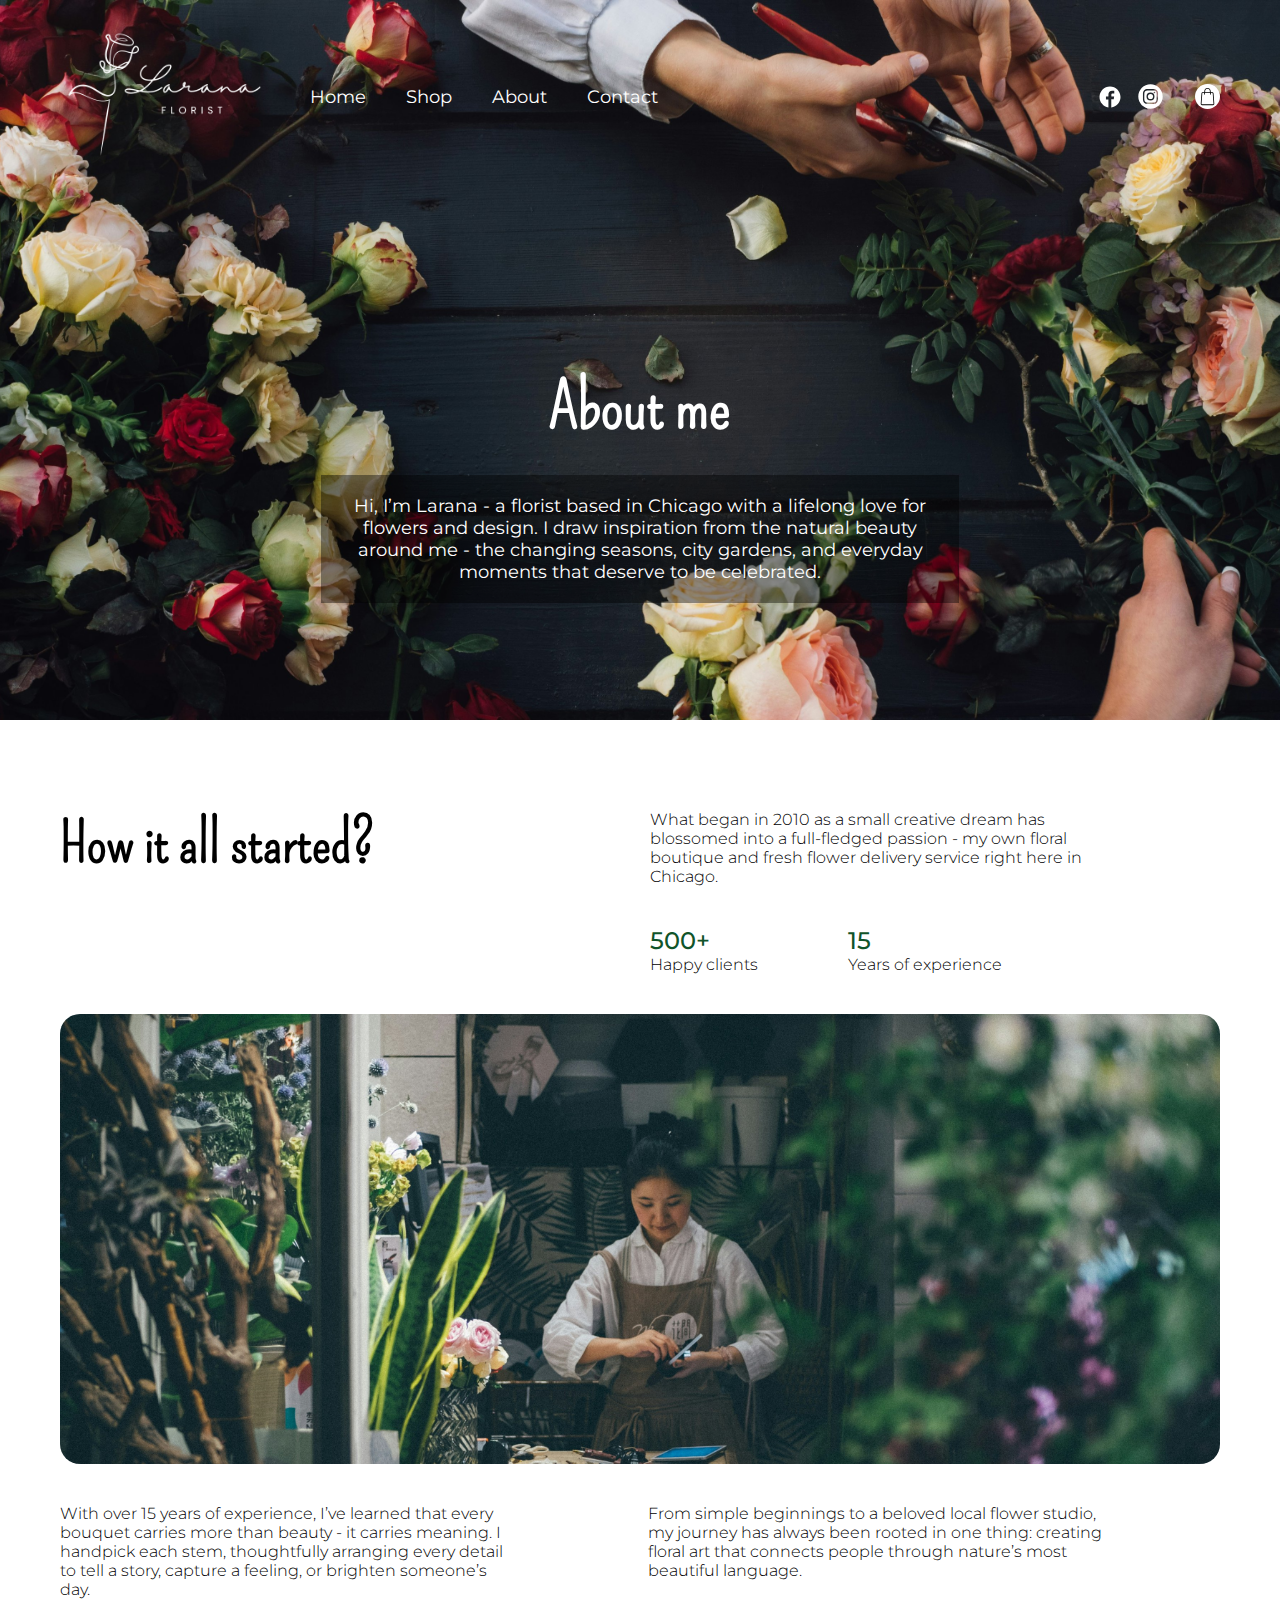
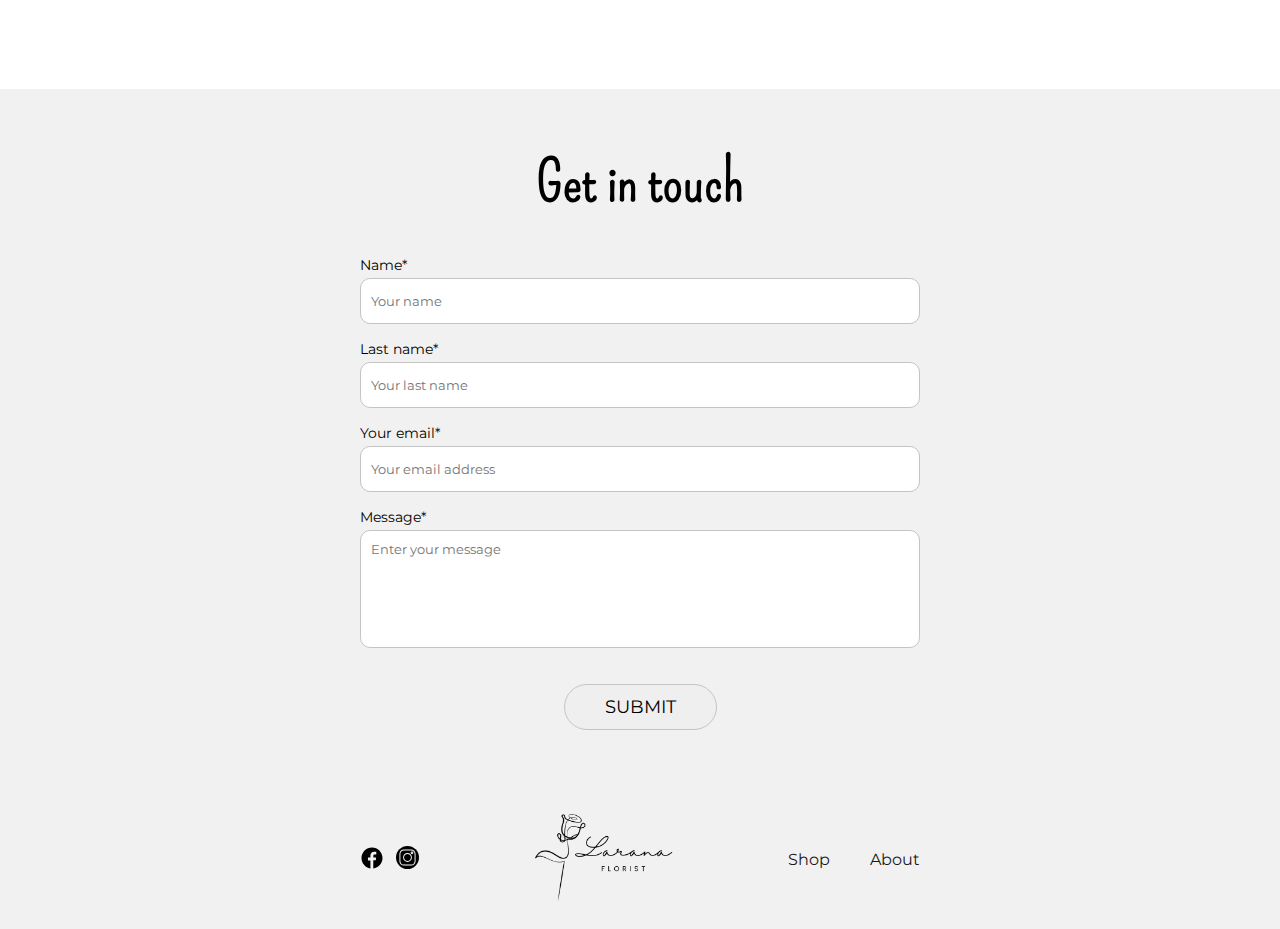
<file: about.html>
<!doctype html>
<html lang="en">
  <head>
    <meta charset="UTF-8" />
    <meta name="viewport" content="width=device-width, initial-scale=1.0" />
    <title>About</title>
    <link rel="stylesheet" href="style.css" />
  </head>
  <body>
    <header>
      <div class="container">
        <a class="logo" href="index.html">
          <img src="assets/logo-white.png" alt="logo-white" />
        </a>
        <nav>
          <ul class="navigation">
            <li><a href="index.html">Home</a></li>
            <li><a href="shop.html">Shop</a></li>
            <li><a href="about.html">About</a></li>
            <li><a href="contact.html">Contact</a></li>
          </ul>
        </nav>
        <div class="nav_actions">
          <a href="#" class="nav_action_facebook">
            <svg
              xmlns="http://www.w3.org/2000/svg"
              version="1.1"
              xmlns:xlink="http://www.w3.org/1999/xlink"
              width="512"
              height="512"
              x="0"
              y="0"
              viewBox="0 0 32 32"
              style="enable-background: new 0 0 512 512"
              xml:space="preserve"
              class=""
            >
              <g>
                <path
                  d="M30 16c0 7.2-5.4 13.1-12.3 13.9V19.1H21l.5-3.8h-3.7V13c0-1.1.3-1.8 1.9-1.8h2V7.7c-1-.1-1.9-.1-2.9-.1-2.9 0-4.9 1.8-4.9 5v2.8h-3.3v3.8h3.3v10.7C7.1 28.8 2 23 2 16 2 8.3 8.3 2 16 2s14 6.3 14 14z"
                  fill="#ffffff"
                  opacity="1"
                  data-original="#000000"
                  class=""
                ></path>
              </g>
            </svg>
          </a>
          <a href="#" class="nav_action_instagram">
            <svg
              xmlns="http://www.w3.org/2000/svg"
              version="1.1"
              xmlns:xlink="http://www.w3.org/1999/xlink"
              width="512"
              height="512"
              x="0"
              y="0"
              viewBox="0 0 512 512"
              style="enable-background: new 0 0 512 512"
              xml:space="preserve"
              class=""
            >
              <g>
                <circle
                  cx="256"
                  cy="256"
                  r="52.5"
                  fill="#ffffff"
                  opacity="1"
                  data-original="#000000"
                  class=""
                ></circle>
                <path
                  d="M256 6C117.929 6 6 117.929 6 256s111.929 250 250 250 250-111.929 250-250S394.071 6 256 6zm154.458 313.54c-1.2 23.768-7.879 47.206-25.2 64.343-17.489 17.3-41.038 23.746-65.035 24.934H191.778c-24-1.188-47.546-7.63-65.035-24.934-17.322-17.137-24-40.575-25.2-64.343V192.46c1.2-23.768 7.879-47.206 25.2-64.344 17.489-17.3 41.038-23.746 65.035-24.933h128.444c24 1.187 47.546 7.63 65.035 24.933 17.322 17.138 24 40.576 25.2 64.344z"
                  fill="#ffffff"
                  opacity="1"
                  data-original="#000000"
                  class=""
                ></path>
                <path
                  d="M318.6 132.138c-31.286-.858-93.906-.858-125.192 0-16.281.447-34.738 4.5-46.338 16.89-12.054 12.879-16.609 28.439-17.071 45.846-.812 30.552 0 122.252 0 122.252.529 17.405 5.017 32.967 17.071 45.846 11.6 12.394 30.057 16.443 46.338 16.89 31.286.858 93.906.858 125.192 0 16.281-.447 34.738-4.5 46.338-16.89 12.054-12.879 16.609-28.439 17.071-45.846V194.874c-.462-17.407-5.017-32.967-17.071-45.846-11.604-12.394-30.061-16.443-46.338-16.89zM256 337.375A81.375 81.375 0 1 1 337.375 256 81.375 81.375 0 0 1 256 337.375zm81.721-145.953A16.275 16.275 0 1 1 354 175.147a16.275 16.275 0 0 1-16.279 16.275z"
                  fill="#ffffff"
                  opacity="1"
                  data-original="#000000"
                  class=""
                ></path>
              </g>
            </svg>
          </a>
          <a href="#" class="nav_action_bag">
            <svg
              xmlns="http://www.w3.org/2000/svg"
              version="1.1"
              xmlns:xlink="http://www.w3.org/1999/xlink"
              width="512"
              height="512"
              x="0"
              y="0"
              viewBox="0 0 128 128"
              style="enable-background: new 0 0 512 512"
              xml:space="preserve"
              class=""
            >
              <circle
                r="64"
                cx="64"
                cy="64"
                fill="#ffffff"
                shape="circle"
              ></circle>
              <g
                transform="matrix(0.7,0,0,0.7,19.215000915527348,19.215000915527348)"
              >
                <path
                  d="m87.7 33.1-.8-10.8C86 10.4 76 1 64 1s-22.1 9.4-22.9 21.3l-.8 10.8H28.8c-4.7 0-8.6 3.7-9 8.4l-5.4 75.9c-.2 2.5.7 5 2.4 6.8s4.1 2.9 6.6 2.9h81.3c2.5 0 4.9-1 6.6-2.9 1.7-1.8 2.6-4.3 2.4-6.8l-5.4-75.2c-.4-5.1-4.6-9-9.7-9H87.7zM47.1 22.7C47.7 13.9 55.1 7 64 7s16.3 6.9 16.9 15.7l.7 10.4H46.3zm55.2 19.9 5.4 75.2c.1.8-.2 1.6-.8 2.3-.6.6-1.4 1-2.2 1H23.4c-.8 0-1.6-.3-2.2-1s-.9-1.4-.8-2.3l5.4-75.9c.1-1.6 1.4-2.8 3-2.8h11.1l-.6 8c-.1 1.7 1.1 3.1 2.8 3.2h.2c1.6 0 2.9-1.2 3-2.8l.6-8.4h36.2l.6 8.4c.1 1.7 1.5 2.9 3.2 2.8s2.9-1.5 2.8-3.2l-.6-8h10.5c1.9 0 3.5 1.5 3.7 3.5z"
                  fill="#000000"
                  opacity="1"
                  data-original="#000000"
                  class=""
                ></path>
              </g>
            </svg>
          </a>
        </div>
        <div class="menu_hamburger">
          <span class="top_line hamburger_line"></span>
          <span class="middle_line hamburger_line"></span>
          <span class="bottom_line hamburger_line"></span>
        </div>
      </div>
    </header>
    <main>
      <section class="main_about">
        <div class="container">
          <h1 class="main_heading">About me</h1>
          <p class="main_sub_heading">
            Hi, I’m Larana - a florist based in Chicago with a lifelong love for
            flowers and design. I draw inspiration from the natural beauty
            around me - the changing seasons, city gardens, and everyday moments
            that deserve to be celebrated.
          </p>
        </div>
      </section>

      <section class="started_container container">
        <div class="how_it_all_started">
          <h2 class="heading">How it all started?</h2>

          <div>
            <p class="about_paragraph">
              What began in 2010 as a small creative dream has blossomed into a
              full-fledged passion - my own floral boutique and fresh flower
              delivery service right here in Chicago.
            </p>
            <div class="clients_experience">
              <div>
                <h4>500+</h4>
                <span>Happy clients</span>
              </div>
              <div>
                <h4>15</h4>
                <span>Years of experience</span>
              </div>
            </div>
          </div>
        </div>
        <div class="main_about_img">
          <img src="assets/about_img.jpg" alt="about_img" />
        </div>
        <div class="about_paragraph_wrapper">
          <p class="about_paragraph">
            With over 15 years of experience, I’ve learned that every bouquet
            carries more than beauty - it carries meaning. I handpick each stem,
            thoughtfully arranging every detail to tell a story, capture a
            feeling, or brighten someone’s day.
          </p>
          <p class="about_paragraph">
            From simple beginnings to a beloved local flower studio, my journey
            has always been rooted in one thing: creating floral art that
            connects people through nature’s most beautiful language.
          </p>
        </div>
      </section>

      <section class="contact_form_container">
        <h2 class="heading">Get in touch</h2>
        <form action="#" class="contact_form">
          <div class="form_group">
            <label for="fname">Name*</label>
            <input
              type="text"
              id="fname"
              name="fname"
              placeholder="Your name"
              required
            />
          </div>
          <div class="form_group">
            <label for="lname">Last name*</label>
            <input
              type="text"
              id="lname"
              name="lname"
              placeholder="Your last name"
              required
            />
          </div>
          <div class="form_group">
            <label for="email">Your email*</label>
            <input
              type="email"
              id="email"
              name="email"
              placeholder="Your email address"
              required
            />
          </div>
          <div class="form_group">
            <label for="message">Message*</label>
            <textarea
              name="message"
              id="message"
              rows="6"
              placeholder="Enter your message"
              required
            ></textarea>
          </div>
          <input class="submit_btn" type="submit" value="Submit" />
        </form>
      </section>
    </main>

    <footer>
      <div class="container">
        <div class="footer_nav_action_social">
          <a href="#" class="nav_action_facebook footer_nav_action_facebook">
            <svg
              xmlns="http://www.w3.org/2000/svg"
              version="1.1"
              xmlns:xlink="http://www.w3.org/1999/xlink"
              width="512"
              height="512"
              x="0"
              y="0"
              viewBox="0 0 32 32"
              style="enable-background: new 0 0 512 512"
              xml:space="preserve"
              class=""
            >
              <g>
                <path
                  d="M30 16c0 7.2-5.4 13.1-12.3 13.9V19.1H21l.5-3.8h-3.7V13c0-1.1.3-1.8 1.9-1.8h2V7.7c-1-.1-1.9-.1-2.9-.1-2.9 0-4.9 1.8-4.9 5v2.8h-3.3v3.8h3.3v10.7C7.1 28.8 2 23 2 16 2 8.3 8.3 2 16 2s14 6.3 14 14z"
                  fill="#000000"
                  opacity="1"
                  data-original="#000000"
                  class=""
                ></path>
              </g>
            </svg>
          </a>
          <a href="#" class="nav_action_instagram footer_nav_action_instagram">
            <svg
              xmlns="http://www.w3.org/2000/svg"
              version="1.1"
              xmlns:xlink="http://www.w3.org/1999/xlink"
              width="512"
              height="512"
              x="0"
              y="0"
              viewBox="0 0 512.001 512.001"
              style="enable-background: new 0 0 512 512"
              xml:space="preserve"
              class=""
            >
              <circle
                r="256.0005"
                cx="256.0005"
                cy="256.0005"
                fill="#000000"
                shape="circle"
              ></circle>
              <g
                transform="matrix(0.7,0,0,0.7,76.80000000000001,76.80000000000001)"
              >
                <path
                  d="M373.406 0H138.594C62.172 0 0 62.172 0 138.594V373.41C0 449.828 62.172 512 138.594 512H373.41C449.828 512 512 449.828 512 373.41V138.594C512 62.172 449.828 0 373.406 0zm108.578 373.41c0 59.867-48.707 108.574-108.578 108.574H138.594c-59.871 0-108.578-48.707-108.578-108.574V138.594c0-59.871 48.707-108.578 108.578-108.578H373.41c59.867 0 108.574 48.707 108.574 108.578zm0 0"
                  fill="#ffffff"
                  opacity="1"
                  data-original="#000000"
                  class=""
                ></path>
                <path
                  d="M256 116.004c-77.195 0-139.996 62.8-139.996 139.996S178.804 395.996 256 395.996 395.996 333.196 395.996 256 333.196 116.004 256 116.004zm0 249.976c-60.64 0-109.98-49.335-109.98-109.98 0-60.64 49.34-109.98 109.98-109.98 60.645 0 109.98 49.34 109.98 109.98 0 60.645-49.335 109.98-109.98 109.98zM399.344 66.285c-22.813 0-41.367 18.559-41.367 41.367 0 22.813 18.554 41.371 41.367 41.371s41.37-18.558 41.37-41.37-18.558-41.368-41.37-41.368zm0 52.719c-6.258 0-11.352-5.094-11.352-11.352 0-6.261 5.094-11.351 11.352-11.351 6.261 0 11.355 5.09 11.355 11.351 0 6.258-5.094 11.352-11.355 11.352zm0 0"
                  fill="#ffffff"
                  opacity="1"
                  data-original="#000000"
                  class=""
                ></path>
              </g>
            </svg>
          </a>
        </div>
        <div class="footer_logo">
          <a href="index.html"
            ><img src="assets/footer_logo_black.png" alt="logo"
          /></a>
        </div>
        <ul class="footer_nav">
          <li><a href="shop.html">Shop</a></li>
          <li><a href="about.html">About</a></li>
        </ul>
      </div>
    </footer>
    <script src="script.js"></script>
  </body>
</html>
</file>
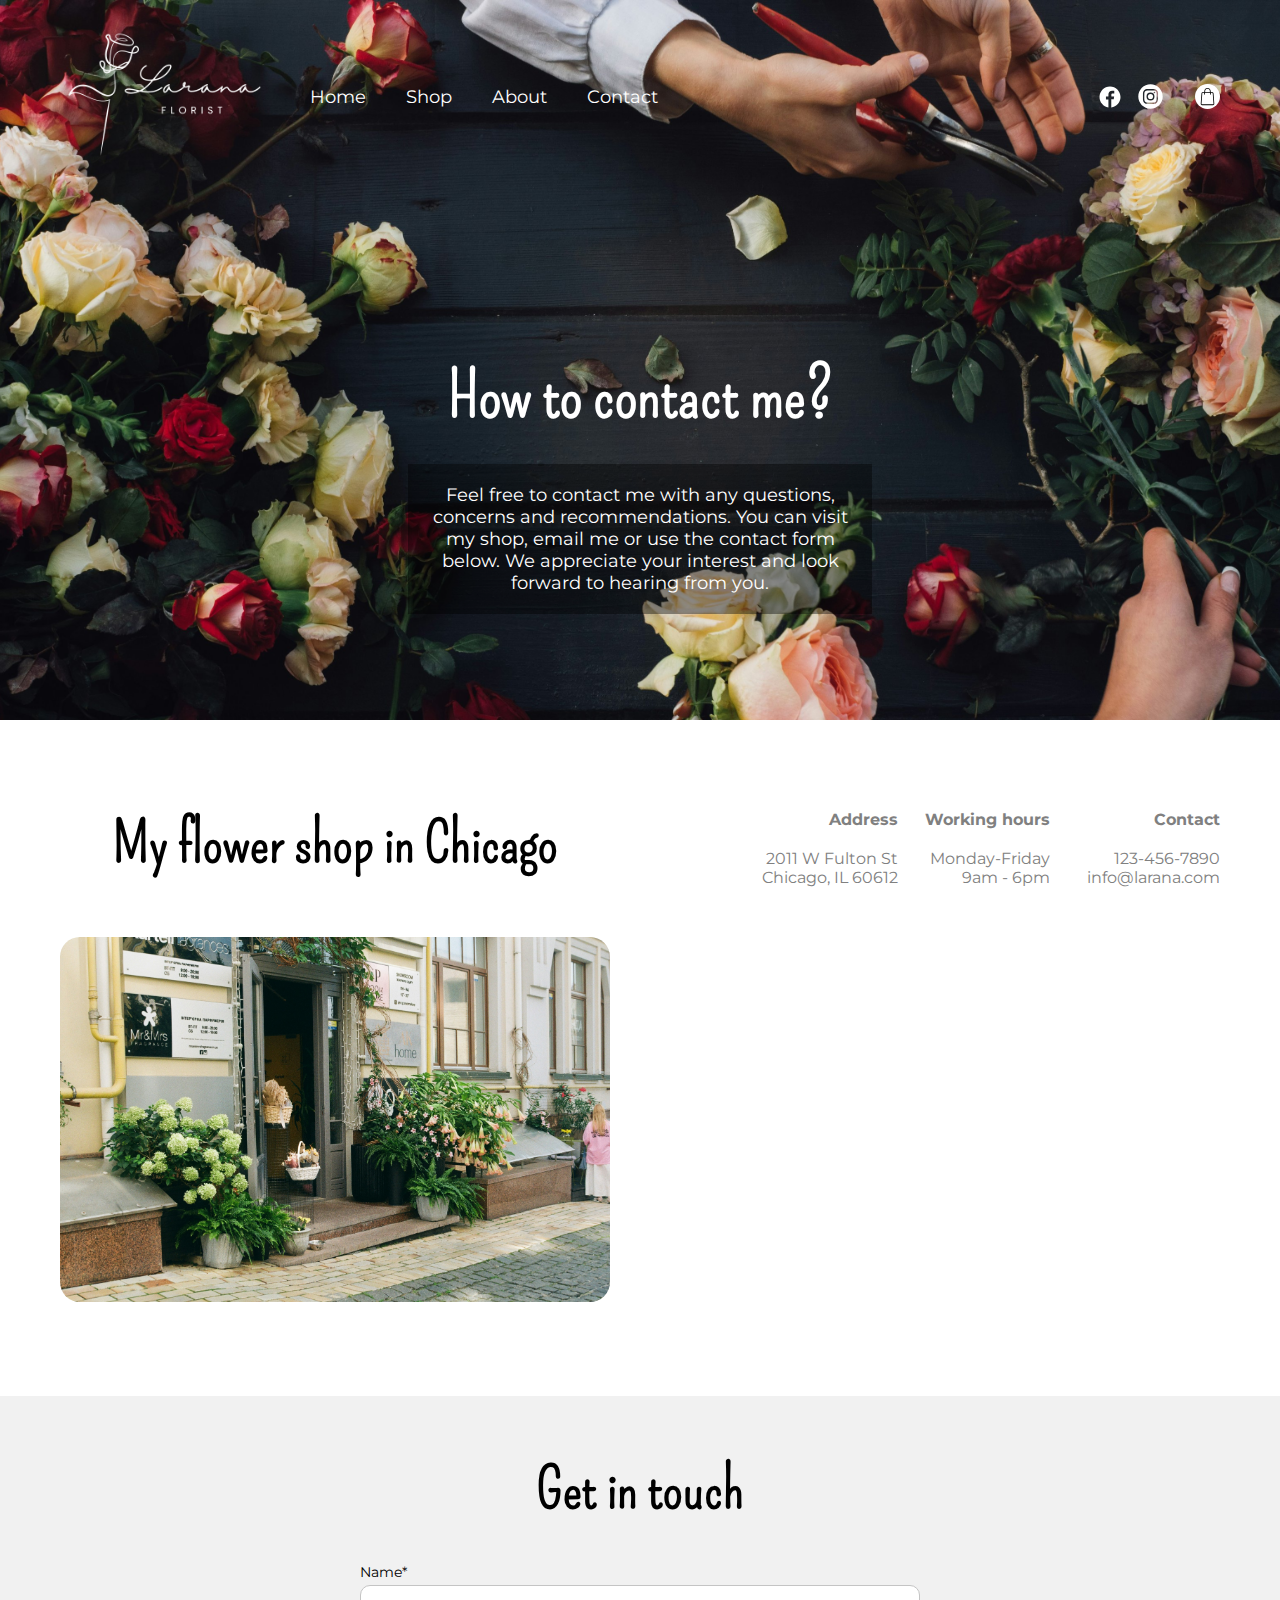
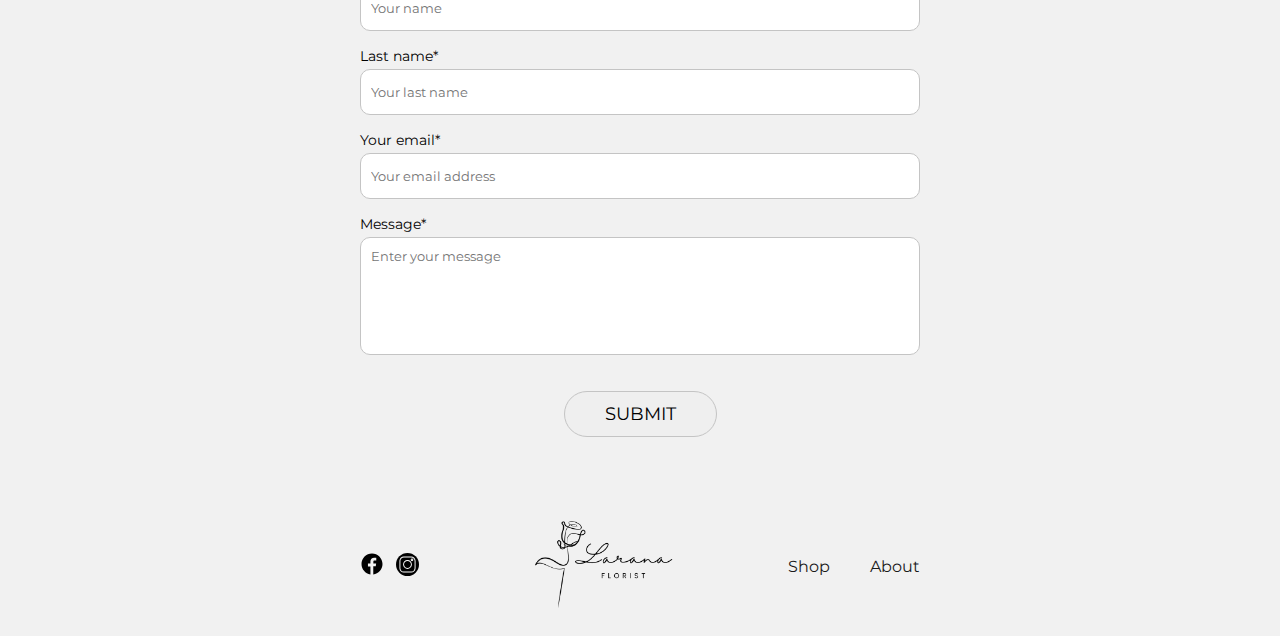
<file: contact.html>
<!doctype html>
<html lang="en">
  <head>
    <meta charset="UTF-8" />
    <meta name="viewport" content="width=device-width, initial-scale=1.0" />
    <title>Contact</title>
    <link rel="stylesheet" href="style.css" />
  </head>
  <body>
    <header>
      <div class="container">
        <a class="logo" href="index.html">
          <img src="assets/logo-white.png" alt="logo-white" />
        </a>
        <nav>
          <ul class="navigation">
            <li><a href="index.html">Home</a></li>
            <li><a href="shop.html">Shop</a></li>
            <li><a href="about.html">About</a></li>
            <li><a href="contact.html">Contact</a></li>
          </ul>
        </nav>
        <div class="nav_actions">
          <a href="#" class="nav_action_facebook">
            <svg
              xmlns="http://www.w3.org/2000/svg"
              version="1.1"
              xmlns:xlink="http://www.w3.org/1999/xlink"
              width="512"
              height="512"
              x="0"
              y="0"
              viewBox="0 0 32 32"
              style="enable-background: new 0 0 512 512"
              xml:space="preserve"
              class=""
            >
              <g>
                <path
                  d="M30 16c0 7.2-5.4 13.1-12.3 13.9V19.1H21l.5-3.8h-3.7V13c0-1.1.3-1.8 1.9-1.8h2V7.7c-1-.1-1.9-.1-2.9-.1-2.9 0-4.9 1.8-4.9 5v2.8h-3.3v3.8h3.3v10.7C7.1 28.8 2 23 2 16 2 8.3 8.3 2 16 2s14 6.3 14 14z"
                  fill="#ffffff"
                  opacity="1"
                  data-original="#000000"
                  class=""
                ></path>
              </g>
            </svg>
          </a>
          <a href="#" class="nav_action_instagram">
            <svg
              xmlns="http://www.w3.org/2000/svg"
              version="1.1"
              xmlns:xlink="http://www.w3.org/1999/xlink"
              width="512"
              height="512"
              x="0"
              y="0"
              viewBox="0 0 512 512"
              style="enable-background: new 0 0 512 512"
              xml:space="preserve"
              class=""
            >
              <g>
                <circle
                  cx="256"
                  cy="256"
                  r="52.5"
                  fill="#ffffff"
                  opacity="1"
                  data-original="#000000"
                  class=""
                ></circle>
                <path
                  d="M256 6C117.929 6 6 117.929 6 256s111.929 250 250 250 250-111.929 250-250S394.071 6 256 6zm154.458 313.54c-1.2 23.768-7.879 47.206-25.2 64.343-17.489 17.3-41.038 23.746-65.035 24.934H191.778c-24-1.188-47.546-7.63-65.035-24.934-17.322-17.137-24-40.575-25.2-64.343V192.46c1.2-23.768 7.879-47.206 25.2-64.344 17.489-17.3 41.038-23.746 65.035-24.933h128.444c24 1.187 47.546 7.63 65.035 24.933 17.322 17.138 24 40.576 25.2 64.344z"
                  fill="#ffffff"
                  opacity="1"
                  data-original="#000000"
                  class=""
                ></path>
                <path
                  d="M318.6 132.138c-31.286-.858-93.906-.858-125.192 0-16.281.447-34.738 4.5-46.338 16.89-12.054 12.879-16.609 28.439-17.071 45.846-.812 30.552 0 122.252 0 122.252.529 17.405 5.017 32.967 17.071 45.846 11.6 12.394 30.057 16.443 46.338 16.89 31.286.858 93.906.858 125.192 0 16.281-.447 34.738-4.5 46.338-16.89 12.054-12.879 16.609-28.439 17.071-45.846V194.874c-.462-17.407-5.017-32.967-17.071-45.846-11.604-12.394-30.061-16.443-46.338-16.89zM256 337.375A81.375 81.375 0 1 1 337.375 256 81.375 81.375 0 0 1 256 337.375zm81.721-145.953A16.275 16.275 0 1 1 354 175.147a16.275 16.275 0 0 1-16.279 16.275z"
                  fill="#ffffff"
                  opacity="1"
                  data-original="#000000"
                  class=""
                ></path>
              </g>
            </svg>
          </a>
          <a href="#" class="nav_action_bag">
            <svg
              xmlns="http://www.w3.org/2000/svg"
              version="1.1"
              xmlns:xlink="http://www.w3.org/1999/xlink"
              width="512"
              height="512"
              x="0"
              y="0"
              viewBox="0 0 128 128"
              style="enable-background: new 0 0 512 512"
              xml:space="preserve"
              class=""
            >
              <circle
                r="64"
                cx="64"
                cy="64"
                fill="#ffffff"
                shape="circle"
              ></circle>
              <g
                transform="matrix(0.7,0,0,0.7,19.215000915527348,19.215000915527348)"
              >
                <path
                  d="m87.7 33.1-.8-10.8C86 10.4 76 1 64 1s-22.1 9.4-22.9 21.3l-.8 10.8H28.8c-4.7 0-8.6 3.7-9 8.4l-5.4 75.9c-.2 2.5.7 5 2.4 6.8s4.1 2.9 6.6 2.9h81.3c2.5 0 4.9-1 6.6-2.9 1.7-1.8 2.6-4.3 2.4-6.8l-5.4-75.2c-.4-5.1-4.6-9-9.7-9H87.7zM47.1 22.7C47.7 13.9 55.1 7 64 7s16.3 6.9 16.9 15.7l.7 10.4H46.3zm55.2 19.9 5.4 75.2c.1.8-.2 1.6-.8 2.3-.6.6-1.4 1-2.2 1H23.4c-.8 0-1.6-.3-2.2-1s-.9-1.4-.8-2.3l5.4-75.9c.1-1.6 1.4-2.8 3-2.8h11.1l-.6 8c-.1 1.7 1.1 3.1 2.8 3.2h.2c1.6 0 2.9-1.2 3-2.8l.6-8.4h36.2l.6 8.4c.1 1.7 1.5 2.9 3.2 2.8s2.9-1.5 2.8-3.2l-.6-8h10.5c1.9 0 3.5 1.5 3.7 3.5z"
                  fill="#000000"
                  opacity="1"
                  data-original="#000000"
                  class=""
                ></path>
              </g>
            </svg>
          </a>
        </div>
        <div class="menu_hamburger">
          <span class="top_line hamburger_line"></span>
          <span class="middle_line hamburger_line"></span>
          <span class="bottom_line hamburger_line"></span>
        </div>
      </div>
    </header>
    <main>
      <section class="contact_container">
        <div class="container">
          <h1 class="heading">How to contact me?</h1>
          <p class="sub_heading">
            Feel free to contact me with any questions, concerns and
            recommendations. You can visit my shop, email me or use the contact
            form below. We appreciate your interest and look forward to hearing
            from you.
          </p>
        </div>
      </section>

      <section class="shop_container container">
        <div class="shop_graphic">
          <h2 class="heading">My flower shop in Chicago</h2>
          <img class="shop_img" src="assets/shop.jpg" alt="Shop" />
        </div>
        <div class="shop_content">
          <div class="shop_details">
            <div class="shop_detail">
              <h4>Address</h4>
              <p>2011 W Fulton St Chicago, IL 60612</p>
            </div>
            <div class="shop_detail">
              <h4>Working hours</h4>
              <p>Monday-Friday 9am - 6pm</p>
            </div>
            <div class="shop_detail">
              <h4>Contact</h4>
              <p>123-456-7890 info@larana.com</p>
            </div>
          </div>
          <iframe
            src="https://www.google.com/maps/embed?pb=!1m18!1m12!1m3!1d2970.2913185904285!2d-87.68014302409456!3d41.886591571240864!2m3!1f0!2f0!3f0!3m2!1i1024!2i768!4f13.1!3m3!1m2!1s0x880e2d37fed1672b%3A0x8dccc87d51251bfc!2s2011%20W%20Fulton%20St%2C%20Chicago%2C%20IL%2060612%2C%20USA!5e0!3m2!1sen!2sin!4v1762083301106!5m2!1sen!2sin"
            width="600"
            height="450"
            style="border: 0"
            allowfullscreen=""
            loading="lazy"
            referrerpolicy="no-referrer-when-downgrade"
          ></iframe>
        </div>
      </section>

      <section class="contact_form_container">
        <h2 class="heading">Get in touch</h2>
        <form action="#" class="contact_form">
          <div class="form_group">
            <label for="fname">Name*</label>
            <input
              type="text"
              id="fname"
              name="fname"
              placeholder="Your name"
              required
            />
          </div>
          <div class="form_group">
            <label for="lname">Last name*</label>
            <input
              type="text"
              id="lname"
              name="lname"
              placeholder="Your last name"
              required
            />
          </div>
          <div class="form_group">
            <label for="email">Your email*</label>
            <input
              type="email"
              id="email"
              name="email"
              placeholder="Your email address"
              required
            />
          </div>
          <div class="form_group">
            <label for="message">Message*</label>
            <textarea
              name="message"
              id="message"
              rows="6"
              placeholder="Enter your message"
              required
            ></textarea>
          </div>
          <input class="submit_btn" type="submit" value="Submit" />
        </form>
      </section>
    </main>

    <footer>
      <div class="container">
        <div class="footer_nav_action_social">
          <a href="#" class="nav_action_facebook footer_nav_action_facebook">
            <svg
              xmlns="http://www.w3.org/2000/svg"
              version="1.1"
              xmlns:xlink="http://www.w3.org/1999/xlink"
              width="512"
              height="512"
              x="0"
              y="0"
              viewBox="0 0 32 32"
              style="enable-background: new 0 0 512 512"
              xml:space="preserve"
              class=""
            >
              <g>
                <path
                  d="M30 16c0 7.2-5.4 13.1-12.3 13.9V19.1H21l.5-3.8h-3.7V13c0-1.1.3-1.8 1.9-1.8h2V7.7c-1-.1-1.9-.1-2.9-.1-2.9 0-4.9 1.8-4.9 5v2.8h-3.3v3.8h3.3v10.7C7.1 28.8 2 23 2 16 2 8.3 8.3 2 16 2s14 6.3 14 14z"
                  fill="#000000"
                  opacity="1"
                  data-original="#000000"
                  class=""
                ></path>
              </g>
            </svg>
          </a>
          <a href="#" class="nav_action_instagram footer_nav_action_instagram">
            <svg
              xmlns="http://www.w3.org/2000/svg"
              version="1.1"
              xmlns:xlink="http://www.w3.org/1999/xlink"
              width="512"
              height="512"
              x="0"
              y="0"
              viewBox="0 0 512.001 512.001"
              style="enable-background: new 0 0 512 512"
              xml:space="preserve"
              class=""
            >
              <circle
                r="256.0005"
                cx="256.0005"
                cy="256.0005"
                fill="#000000"
                shape="circle"
              ></circle>
              <g
                transform="matrix(0.7,0,0,0.7,76.80000000000001,76.80000000000001)"
              >
                <path
                  d="M373.406 0H138.594C62.172 0 0 62.172 0 138.594V373.41C0 449.828 62.172 512 138.594 512H373.41C449.828 512 512 449.828 512 373.41V138.594C512 62.172 449.828 0 373.406 0zm108.578 373.41c0 59.867-48.707 108.574-108.578 108.574H138.594c-59.871 0-108.578-48.707-108.578-108.574V138.594c0-59.871 48.707-108.578 108.578-108.578H373.41c59.867 0 108.574 48.707 108.574 108.578zm0 0"
                  fill="#ffffff"
                  opacity="1"
                  data-original="#000000"
                  class=""
                ></path>
                <path
                  d="M256 116.004c-77.195 0-139.996 62.8-139.996 139.996S178.804 395.996 256 395.996 395.996 333.196 395.996 256 333.196 116.004 256 116.004zm0 249.976c-60.64 0-109.98-49.335-109.98-109.98 0-60.64 49.34-109.98 109.98-109.98 60.645 0 109.98 49.34 109.98 109.98 0 60.645-49.335 109.98-109.98 109.98zM399.344 66.285c-22.813 0-41.367 18.559-41.367 41.367 0 22.813 18.554 41.371 41.367 41.371s41.37-18.558 41.37-41.37-18.558-41.368-41.37-41.368zm0 52.719c-6.258 0-11.352-5.094-11.352-11.352 0-6.261 5.094-11.351 11.352-11.351 6.261 0 11.355 5.09 11.355 11.351 0 6.258-5.094 11.352-11.355 11.352zm0 0"
                  fill="#ffffff"
                  opacity="1"
                  data-original="#000000"
                  class=""
                ></path>
              </g>
            </svg>
          </a>
        </div>
        <div class="footer_logo">
          <a href="index.html"
            ><img src="assets/footer_logo_black.png" alt="logo"
          /></a>
        </div>
        <ul class="footer_nav">
          <li><a href="shop.html">Shop</a></li>
          <li><a href="about.html">About</a></li>
        </ul>
      </div>
    </footer>
    <script src="script.js"></script>
  </body>
</html>
</file>
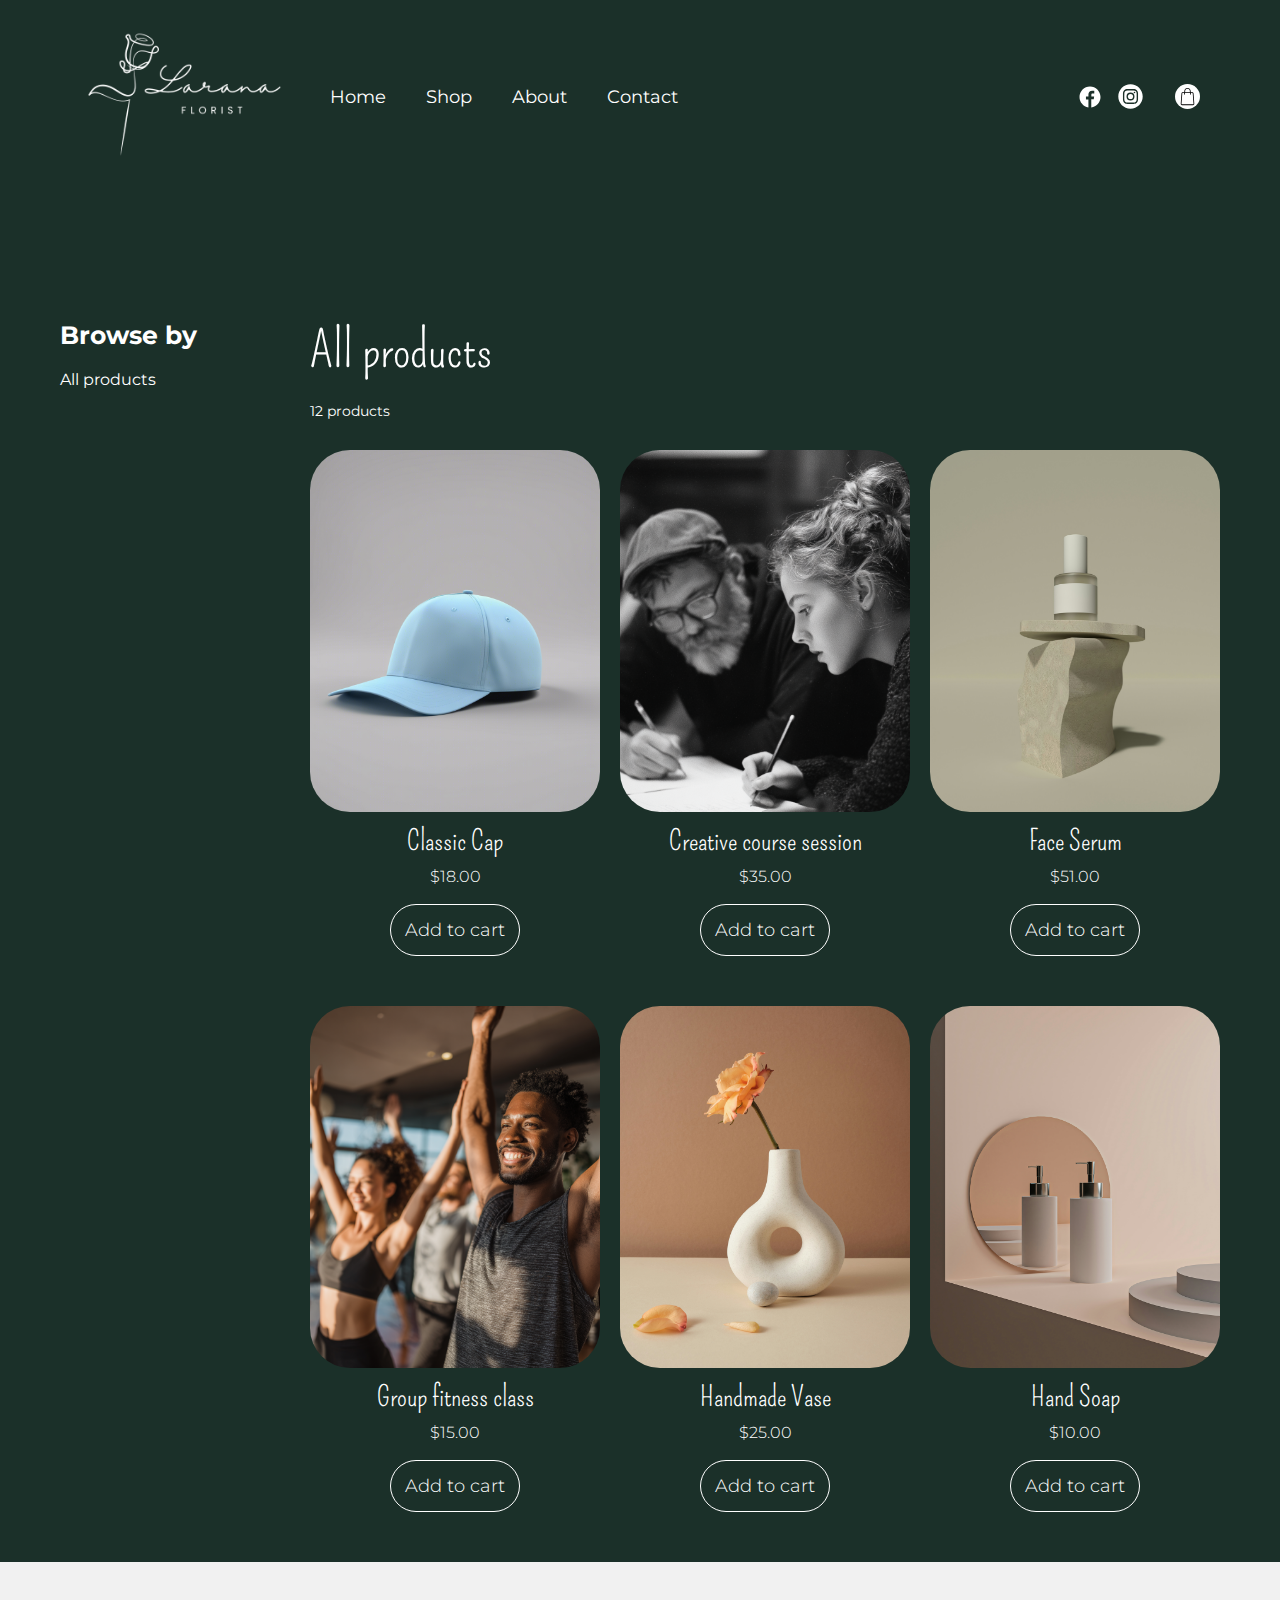
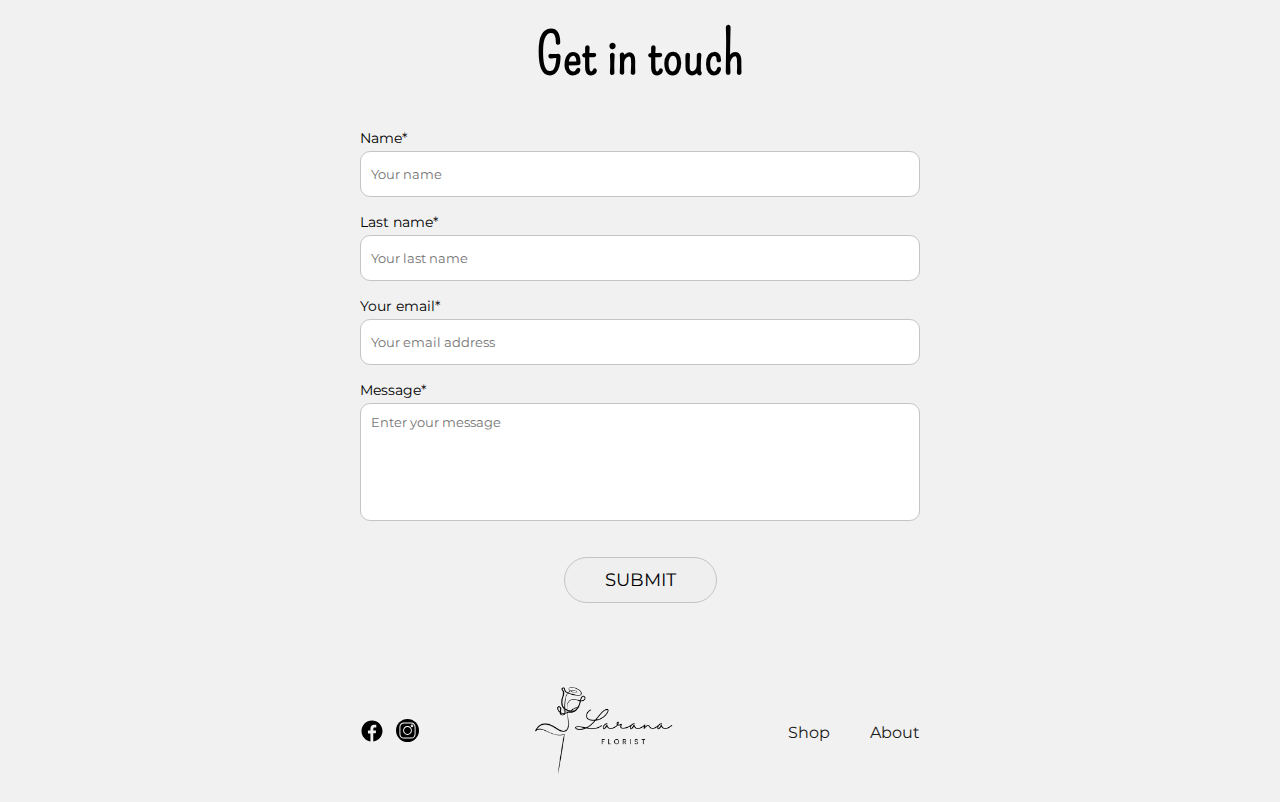
<file: shop.html>
<!doctype html>
<html lang="en">
  <head>
    <meta charset="UTF-8" />
    <meta name="viewport" content="width=device-width, initial-scale=1.0" />
    <title>Shop</title>
    <link rel="stylesheet" href="style.css" />
  </head>
  <body style="background-color: #1b3029">
    <header class="shop_header container">
      <div class="container">
        <a class="logo" href="index.html"
          ><img src="assets/logo-white.png" alt="logo-white"
        /></a>
        <nav>
          <ul class="navigation">
            <li><a href="index.html">Home</a></li>
            <li><a href="shop.html">Shop</a></li>
            <li><a href="about.html">About</a></li>
            <li><a href="contact.html">Contact</a></li>
          </ul>
        </nav>
        <div class="nav_actions">
          <a href="#" class="nav_action_facebook">
            <svg
              xmlns="http://www.w3.org/2000/svg"
              version="1.1"
              xmlns:xlink="http://www.w3.org/1999/xlink"
              width="512"
              height="512"
              x="0"
              y="0"
              viewBox="0 0 32 32"
              style="enable-background: new 0 0 512 512"
              xml:space="preserve"
              class=""
            >
              <g>
                <path
                  d="M30 16c0 7.2-5.4 13.1-12.3 13.9V19.1H21l.5-3.8h-3.7V13c0-1.1.3-1.8 1.9-1.8h2V7.7c-1-.1-1.9-.1-2.9-.1-2.9 0-4.9 1.8-4.9 5v2.8h-3.3v3.8h3.3v10.7C7.1 28.8 2 23 2 16 2 8.3 8.3 2 16 2s14 6.3 14 14z"
                  fill="#ffffff"
                  opacity="1"
                  data-original="#000000"
                  class=""
                ></path>
              </g>
            </svg>
          </a>
          <a href="#" class="nav_action_instagram">
            <svg
              xmlns="http://www.w3.org/2000/svg"
              version="1.1"
              xmlns:xlink="http://www.w3.org/1999/xlink"
              width="512"
              height="512"
              x="0"
              y="0"
              viewBox="0 0 512 512"
              style="enable-background: new 0 0 512 512"
              xml:space="preserve"
              class=""
            >
              <g>
                <circle
                  cx="256"
                  cy="256"
                  r="52.5"
                  fill="#ffffff"
                  opacity="1"
                  data-original="#000000"
                  class=""
                ></circle>
                <path
                  d="M256 6C117.929 6 6 117.929 6 256s111.929 250 250 250 250-111.929 250-250S394.071 6 256 6zm154.458 313.54c-1.2 23.768-7.879 47.206-25.2 64.343-17.489 17.3-41.038 23.746-65.035 24.934H191.778c-24-1.188-47.546-7.63-65.035-24.934-17.322-17.137-24-40.575-25.2-64.343V192.46c1.2-23.768 7.879-47.206 25.2-64.344 17.489-17.3 41.038-23.746 65.035-24.933h128.444c24 1.187 47.546 7.63 65.035 24.933 17.322 17.138 24 40.576 25.2 64.344z"
                  fill="#ffffff"
                  opacity="1"
                  data-original="#000000"
                  class=""
                ></path>
                <path
                  d="M318.6 132.138c-31.286-.858-93.906-.858-125.192 0-16.281.447-34.738 4.5-46.338 16.89-12.054 12.879-16.609 28.439-17.071 45.846-.812 30.552 0 122.252 0 122.252.529 17.405 5.017 32.967 17.071 45.846 11.6 12.394 30.057 16.443 46.338 16.89 31.286.858 93.906.858 125.192 0 16.281-.447 34.738-4.5 46.338-16.89 12.054-12.879 16.609-28.439 17.071-45.846V194.874c-.462-17.407-5.017-32.967-17.071-45.846-11.604-12.394-30.061-16.443-46.338-16.89zM256 337.375A81.375 81.375 0 1 1 337.375 256 81.375 81.375 0 0 1 256 337.375zm81.721-145.953A16.275 16.275 0 1 1 354 175.147a16.275 16.275 0 0 1-16.279 16.275z"
                  fill="#ffffff"
                  opacity="1"
                  data-original="#000000"
                  class=""
                ></path>
              </g>
            </svg>
          </a>
          <a href="#" class="nav_action_bag">
            <svg
              xmlns="http://www.w3.org/2000/svg"
              version="1.1"
              xmlns:xlink="http://www.w3.org/1999/xlink"
              width="512"
              height="512"
              x="0"
              y="0"
              viewBox="0 0 128 128"
              style="enable-background: new 0 0 512 512"
              xml:space="preserve"
              class=""
            >
              <circle
                r="64"
                cx="64"
                cy="64"
                fill="#ffffff"
                shape="circle"
              ></circle>
              <g
                transform="matrix(0.7,0,0,0.7,19.215000915527348,19.215000915527348)"
              >
                <path
                  d="m87.7 33.1-.8-10.8C86 10.4 76 1 64 1s-22.1 9.4-22.9 21.3l-.8 10.8H28.8c-4.7 0-8.6 3.7-9 8.4l-5.4 75.9c-.2 2.5.7 5 2.4 6.8s4.1 2.9 6.6 2.9h81.3c2.5 0 4.9-1 6.6-2.9 1.7-1.8 2.6-4.3 2.4-6.8l-5.4-75.2c-.4-5.1-4.6-9-9.7-9H87.7zM47.1 22.7C47.7 13.9 55.1 7 64 7s16.3 6.9 16.9 15.7l.7 10.4H46.3zm55.2 19.9 5.4 75.2c.1.8-.2 1.6-.8 2.3-.6.6-1.4 1-2.2 1H23.4c-.8 0-1.6-.3-2.2-1s-.9-1.4-.8-2.3l5.4-75.9c.1-1.6 1.4-2.8 3-2.8h11.1l-.6 8c-.1 1.7 1.1 3.1 2.8 3.2h.2c1.6 0 2.9-1.2 3-2.8l.6-8.4h36.2l.6 8.4c.1 1.7 1.5 2.9 3.2 2.8s2.9-1.5 2.8-3.2l-.6-8h10.5c1.9 0 3.5 1.5 3.7 3.5z"
                  fill="#000000"
                  opacity="1"
                  data-original="#000000"
                  class=""
                ></path>
              </g>
            </svg>
          </a>
        </div>
        <div class="menu_hamburger">
          <span class="top_line hamburger_line"></span>
          <span class="middle_line hamburger_line"></span>
          <span class="bottom_line hamburger_line"></span>
        </div>
      </div>
    </header>

    <div class="main_container container">
      <aside>
        <h3>Browse by</h3>
        <a href="#">All products</a>
      </aside>

      <main>
        <h2 class="main_heading">All products</h2>
        <p class="main_sub_heading">12 products</p>
        <div class="products_container">
          <a class="product_card" href="#">
            <img
              class="product_img"
              src="assets/classic_cap.png"
              alt="classic_cap"
            />
            <h4 class="product_heading">Classic Cap</h4>
            <span class="product_price">$18.00</span>
            <button class="product_cta">Add to cart</button>
          </a>
          <a class="product_card" href="#">
            <img
              class="product_img"
              src="assets/Creative_course_session.png"
              alt="classic_cap"
            />
            <h4 class="product_heading">Creative course session</h4>
            <span class="product_price">$35.00</span>
            <button class="product_cta">Add to cart</button>
          </a>
          <a class="product_card" href="#">
            <img
              class="product_img"
              src="assets/Face_Serum.png"
              alt="classic_cap"
            />
            <h4 class="product_heading">Face Serum</h4>
            <span class="product_price">$51.00</span>
            <button class="product_cta">Add to cart</button>
          </a>
          <a class="product_card" href="#">
            <img
              class="product_img"
              src="assets/Group_fitness_class.png"
              alt="classic_cap"
            />
            <h4 class="product_heading">Group fitness class</h4>
            <span class="product_price">$15.00</span>
            <button class="product_cta">Add to cart</button>
          </a>
          <a class="product_card" href="#">
            <img
              class="product_img"
              src="assets/Handmade_Vase.png"
              alt="classic_cap"
            />
            <h4 class="product_heading">Handmade Vase</h4>
            <span class="product_price">$25.00</span>
            <button class="product_cta">Add to cart</button>
          </a>
          <a class="product_card" href="#">
            <img
              class="product_img"
              src="assets/Hand_Soap.png"
              alt="classic_cap"
            />
            <h4 class="product_heading">Hand Soap</h4>
            <span class="product_price">$10.00</span>
            <button class="product_cta">Add to cart</button>
          </a>
        </div>
      </main>
    </div>
    <section class="contact_form_container">
      <h2 class="heading">Get in touch</h2>
      <form action="#" class="contact_form">
        <div class="form_group">
          <label for="fname">Name*</label>
          <input
            type="text"
            id="fname"
            name="fname"
            placeholder="Your name"
            required
          />
        </div>
        <div class="form_group">
          <label for="lname">Last name*</label>
          <input
            type="text"
            id="lname"
            name="lname"
            placeholder="Your last name"
            required
          />
        </div>
        <div class="form_group">
          <label for="email">Your email*</label>
          <input
            type="email"
            id="email"
            name="email"
            placeholder="Your email address"
            required
          />
        </div>
        <div class="form_group">
          <label for="message">Message*</label>
          <textarea
            name="message"
            id="message"
            rows="6"
            placeholder="Enter your message"
            required
          ></textarea>
        </div>
        <input class="submit_btn" type="submit" value="Submit" />
      </form>
    </section>
    <footer>
      <div class="container">
        <div class="footer_nav_action_social">
          <a href="#" class="nav_action_facebook footer_nav_action_facebook">
            <svg
              xmlns="http://www.w3.org/2000/svg"
              version="1.1"
              xmlns:xlink="http://www.w3.org/1999/xlink"
              width="512"
              height="512"
              x="0"
              y="0"
              viewBox="0 0 32 32"
              style="enable-background: new 0 0 512 512"
              xml:space="preserve"
              class=""
            >
              <g>
                <path
                  d="M30 16c0 7.2-5.4 13.1-12.3 13.9V19.1H21l.5-3.8h-3.7V13c0-1.1.3-1.8 1.9-1.8h2V7.7c-1-.1-1.9-.1-2.9-.1-2.9 0-4.9 1.8-4.9 5v2.8h-3.3v3.8h3.3v10.7C7.1 28.8 2 23 2 16 2 8.3 8.3 2 16 2s14 6.3 14 14z"
                  fill="#000000"
                  opacity="1"
                  data-original="#000000"
                  class=""
                ></path>
              </g>
            </svg>
          </a>
          <a href="#" class="nav_action_instagram footer_nav_action_instagram">
            <svg
              xmlns="http://www.w3.org/2000/svg"
              version="1.1"
              xmlns:xlink="http://www.w3.org/1999/xlink"
              width="512"
              height="512"
              x="0"
              y="0"
              viewBox="0 0 512.001 512.001"
              style="enable-background: new 0 0 512 512"
              xml:space="preserve"
              class=""
            >
              <circle
                r="256.0005"
                cx="256.0005"
                cy="256.0005"
                fill="#000000"
                shape="circle"
              ></circle>
              <g
                transform="matrix(0.7,0,0,0.7,76.80000000000001,76.80000000000001)"
              >
                <path
                  d="M373.406 0H138.594C62.172 0 0 62.172 0 138.594V373.41C0 449.828 62.172 512 138.594 512H373.41C449.828 512 512 449.828 512 373.41V138.594C512 62.172 449.828 0 373.406 0zm108.578 373.41c0 59.867-48.707 108.574-108.578 108.574H138.594c-59.871 0-108.578-48.707-108.578-108.574V138.594c0-59.871 48.707-108.578 108.578-108.578H373.41c59.867 0 108.574 48.707 108.574 108.578zm0 0"
                  fill="#ffffff"
                  opacity="1"
                  data-original="#000000"
                  class=""
                ></path>
                <path
                  d="M256 116.004c-77.195 0-139.996 62.8-139.996 139.996S178.804 395.996 256 395.996 395.996 333.196 395.996 256 333.196 116.004 256 116.004zm0 249.976c-60.64 0-109.98-49.335-109.98-109.98 0-60.64 49.34-109.98 109.98-109.98 60.645 0 109.98 49.34 109.98 109.98 0 60.645-49.335 109.98-109.98 109.98zM399.344 66.285c-22.813 0-41.367 18.559-41.367 41.367 0 22.813 18.554 41.371 41.367 41.371s41.37-18.558 41.37-41.37-18.558-41.368-41.37-41.368zm0 52.719c-6.258 0-11.352-5.094-11.352-11.352 0-6.261 5.094-11.351 11.352-11.351 6.261 0 11.355 5.09 11.355 11.351 0 6.258-5.094 11.352-11.355 11.352zm0 0"
                  fill="#ffffff"
                  opacity="1"
                  data-original="#000000"
                  class=""
                ></path>
              </g>
            </svg>
          </a>
        </div>
        <div class="footer_logo">
          <a href="index.html"
            ><img src="assets/footer_logo_black.png" alt="logo"
          /></a>
        </div>
        <ul class="footer_nav">
          <li><a href="shop.html">Shop</a></li>
          <li><a href="about.html">About</a></li>
        </ul>
      </div>
    </footer>
    <script src="script.js"></script>
  </body>
</html>
</file>
<file: style.css>
@import url("https://fonts.googleapis.com/css2?family=Pompiere&display=swap");
@import url("https://fonts.googleapis.com/css2?family=Montserrat:ital,wght@0,100..900;1,100..900&display=swap");

*,
*::before,
*::after {
  margin: 0;
  padding: 0;
  box-sizing: border-box;
  font-family: "Montserrat", sans-serif;
}

a {
  text-decoration: none;
  color: #000000;
  font-family: "Montserrat", sans-serif;
}

.container {
  max-width: 1200px;
  padding-inline: 20px;
  margin-inline: auto;
}

header {
  height: 30dvh;
  position: absolute;
  top: 0;
  width: 100%;
}

header .container {
  display: flex;
  align-items: center;
  gap: 40px;
}

.logo img {
  width: 210px;
  height: 100%;
  object-fit: contain;
}

.navigation {
  display: flex;
  gap: 40px;
  list-style: none;
}

.navigation a {
  color: #ffffff;
  font-size: 18px;
}

.nav_actions {
  display: flex;
  align-items: center;
  margin-inline-start: auto;
  gap: 16px;
}

.nav_actions a {
  display: grid;
}

.nav_action_instagram svg {
  width: 25px;
  height: 25px;
}

.nav_action_facebook svg {
  width: 24px;
  height: 24px;
}

.nav_action_bag svg {
  width: 25px;
  height: 25px;
  margin-inline-start: 16px;
}

.hero_container {
  height: 100dvh;
  background-image: url(assets/hero_banner.jpg);
  background-size: cover;
  background-position: center;
  background-repeat: no-repeat;
  background-attachment: fixed;
}

.hero_container .container {
  display: flex;
  align-items: center;
  flex-direction: column;
  justify-content: center;
  height: 100%;
}

.heading {
  font-size: 56px;
  font-family: "Pompiere", sans-serif;
  text-align: center;
}

.hero_container .heading {
  font-size: 64px;
  max-width: 500px;
  text-transform: uppercase;
  color: #ffffff;
}

.hero_container .sub_heading {
  color: #ffffff;
  font-size: 24px;
  margin-top: 30px;
  background-color: rgba(0, 0, 0, 0.4);
  padding: 20px;
  text-align: center;
}

.hero_container .hero_cta {
  margin-top: 40px;
  border: 1px solid #ffffff;
  font-size: 18px;
  border-radius: 28px;
  color: #ffffff;
  padding: 16px 30px;
  background-color: rgba(0, 0, 0, 0.4);
  text-transform: uppercase;
  transition: all ease 0.4s;
}

.hero_container .hero_cta:hover {
  background-color: rgba(255, 255, 255, 0.7);
  color: #000000;
}

.creations_container {
  padding-block: 90px;
  background-color: #f1f1f1;
}

.creations_cards {
  display: grid;
  grid-template-columns: repeat(auto-fit, minmax(230px, 1fr));
  margin-top: 50px;
  gap: 14px;
}

.creations_card {
  background-size: cover;
  background-repeat: no-repeat;
  background-position: center;
  height: 480px;
  border-radius: 20px;
}

.creations_card_1 {
  background-image: url(assets/creations_card_1.jpg);
}

.creations_card_2 {
  background-image: url(assets/creations_card_2.jpg);
}

.creations_card_3 {
  background-image: url(assets/creations_card_3.jpg);
}

.creations_card_wrapper {
  background-color: rgba(0, 0, 0, 0.3);
  height: 100%;
  border-radius: 20px;
  display: flex;
  justify-content: center;
  align-items: center;
  flex-direction: column;
  position: relative;
}

.creations_card .heading {
  font-size: 48px;
  color: #ffffff;
}

.creations_card_btn {
  color: #ffffff;
  border: 1px solid #ffffff;
  padding: 10px 60px;
  font-size: 18px;
  border-radius: 24px;
  text-transform: uppercase;
  background-color: rgba(0, 0, 0, 0.4);
  transition: all ease 0.4s;
  position: absolute;
  bottom: 20px;
}

.creations_card_btn:hover {
  background-color: rgba(255, 255, 255, 0.7);
  color: #000000;
}

.about_container {
  padding-block: 90px;
  display: grid;
  grid-template-columns: 1fr 1fr;
  gap: 20px;
}

.about_content .heading {
  text-align: left;
}

.about_info {
  font-size: 16px;
  padding-block-start: 20px;
  max-width: 90%;
}

.about_graphic {
  border-radius: 20px;
  overflow: hidden;
}

.about_graphic img {
  width: 100%;
  height: 100%;
  object-fit: cover;
}

.service_container {
  padding-block: 90px;
  background-color: #f1f1f1;
}

.service_container .description {
  font-size: 16px;
  margin-top: 20px;
  max-width: 600px;
  margin-inline: auto;
  text-align: center;
}

.service_cards {
  margin-top: 40px;
  display: grid;
  grid-template-columns: 1fr 1fr;
  gap: 20px;
  text-align: center;
}

.service_card {
  display: flex;
  flex-direction: column;
}

.service_card .heading {
  font-size: 48px;
}

.service_card .description {
  max-width: 80%;
  margin-block: 20px;
}

.service_card_img {
  width: 100%;
  margin-top: auto;
  border-radius: 20px;
}

.shop_container {
  padding-block: 90px;
  display: grid;
  grid-template-columns: 1fr 1fr;
  gap: 60px;
}

.shop_img {
  width: 100%;
  margin-top: 60px;
  border-radius: 20px;
}

.shop_details {
  display: flex;
  gap: 20px;
  margin-inline-start: 60px;
  color: gray;
}

.shop_detail {
  text-align: right;
}

.shop_detail p {
  margin-top: 20px;
}

.shop_content iframe {
  margin-top: 40px;
  width: 100%;
  max-height: 370px;
}

.FAQs_container {
  padding-block: 90px;
  background-color: #f1f1f1;
  display: flex;
  flex-direction: column;
  align-items: center;
}

.FAQs_wrapper {
  display: flex;
  flex-direction: column;
  gap: 20px;
  margin-top: 40px;
  width: 100%;
  max-width: 900px;
}

.FAQs_card {
  display: flex;
  flex-direction: column;
  gap: 10px;
}

.FAQs_card .fa-plus {
  font-size: 40px;
  font-weight: 400;
}

.FAQs_wrapper .question {
  display: flex;
  justify-content: space-between;
  font-weight: 500;
}

.FAQs_wrapper .answer {
  display: none;
}

.FAQs_wrapper .answer.open {
  display: block;
}

.review_container {
  background-image: url(assets/review_background.jpg);
  background-repeat: no-repeat;
  background-size: cover;
  background-position: center;
  background-attachment: fixed;
}

.reviews_wrapper {
  background-color: rgba(0, 0, 0, 0.5);
}

.review_cards {
  display: flex;
  gap: 10px;
  justify-content: center;
}

.review_card svg {
  height: 80px;
  max-width: 100%;
}

.review_card {
  display: flex;
  flex-direction: column;
  align-items: center;
  justify-content: center;
  padding-block-end: 30px;
}

.review_card p {
  color: #ffffff;
  text-align: center;
  font-size: 18px;
  max-width: 350px;
}

.review_card img {
  width: 50px;
  height: 50px;
  object-fit: cover;
  margin-top: 20px;
  border-radius: 100%;
}

.review_card span {
  font-size: 16px;
  color: #ffffff;
  margin-top: 8px;
}

.shop_header {
  position: static;
}

.main_container {
  display: flex;
  padding-block: 50px;
}

aside {
  width: 250px;
}

aside h3 {
  font-size: 25px;
  color: #ffffff;
}
aside a {
  color: #ffffff;
  display: block;
  margin-top: 20px;
}

.main_heading {
  font-size: 50px;
  font-family: "Pompiere", sans-serif;
  color: #ffffff;
  font-weight: 400;
}

.main_sub_heading {
  color: #ffffff;
  font-size: 14px;
  margin-top: 22px;
}

.products_container {
  display: grid;
  grid-template-columns: 1fr 1fr 1fr;
  gap: 20px;
}

.product_card {
  display: flex;
  align-items: center;
  flex-direction: column;
}

.product_img {
  width: 290px;
  height: 362px;
  border-radius: 40px;
  margin-top: 30px;
  object-fit: cover;
}

.product_heading {
  font-size: 28px;
  font-family: "Pompiere", sans-serif;
  color: #ffffff;
  font-weight: 300;
  margin-top: 12px;
}

.product_price {
  font-size: 16px;
  color: #ffffff;
  margin-top: 10px;
  font-weight: 300;
}

.product_cta {
  font-size: 18px;
  padding: 14px;
  border-radius: 50px;
  margin-top: 18px;
  color: #ffffff;
  background-color: transparent;
  border: 1px solid #ffffff;
  font-weight: 300;
}

.product_cta:hover {
  background-color: rgba(255, 255, 255);
  color: #000000;
}

.main_about {
  height: 80dvh;
  background-image: url(assets/hero_banner.jpg);
  background-size: cover;
  background-position: center;
  background-repeat: no-repeat;
  background-attachment: fixed;
}

.main_about .container {
  display: flex;
  align-items: center;
  flex-direction: column;
  justify-content: center;
  height: 100%;
}

.main_about .main_heading {
  font-size: 64px;
  font-weight: 600;
  max-width: 500px;
  font-family: "Pompiere", sans-serif;
  text-align: center;
  color: #ffffff;
  margin-top: 250px;
}

.main_about .main_sub_heading {
  color: #ffffff;
  font-size: 18px;
  margin-top: 30px;
  background-color: rgba(0, 0, 0, 0.4);
  padding: 20px;
  max-width: 55%;
  text-align: center;
}

.started_container {
  padding-block: 90px;
} 

.how_it_all_started {
  display: grid;
  grid-template-columns: 1fr 1fr;
  gap: 20px;
}

.how_it_all_started .heading {
  text-align: left;
}

.clients_experience {
  display: flex;
  gap: 90px;
  margin-top: 40px;
}

.clients_experience h4 {
  font-size: 24px;
  color: #10542a;
  font-weight: 500;
}

.clients_experience span {
  font-size: 16px;
  font-weight: 300;
}

.about_paragraph {
  font-size: 16px;
  font-weight: 300;
  max-width: 80%;
}

.about_paragraph_wrapper {
  display: grid;
  grid-template-columns: 1fr 1fr;
  gap: 16px;
  margin-top: 40px;
}

.main_about_img {
  margin-top: 40px;
  border-radius: 20px;
  overflow: hidden;
  height: 450px;
}

.main_about_img img {
  width: 100%;
  height: 100%;
  object-fit: cover;
}

.contact_container {
  height: 80dvh;
  background-image: url(assets/hero_banner.jpg);
  background-size: cover;
  background-position: center;
  background-repeat: no-repeat;
  background-attachment: fixed;
}

.contact_container .container {
  display: flex;
  align-items: center;
  flex-direction: column;
  justify-content: center;
  height: 100%;
}

.contact_container .heading {
  font-size: 64px;
  font-weight: 600;
  max-width: 500px;
  font-family: "Pompiere", sans-serif;
  text-align: center;
  color: #ffffff;
  margin-top: 250px;
}

.contact_container .sub_heading {
  color: #ffffff;
  font-size: 18px;
  margin-top: 30px;
  background-color: rgba(0, 0, 0, 0.4);
  padding: 20px;
  max-width: 40%;
  text-align: center;
}

.contact_form_container {
  background-color: #f1f1f1;
  padding-block: 60px;
}

.contact_form {
  width: 100%;
  max-width: 600px;
  margin-inline: auto;
  padding-inline: 20px;
  margin-block-start: 40px;
  display: flex;
  flex-direction: column;
  gap: 16px;
}

.contact_form .form_group {
  display: flex;
  flex-direction: column;
  gap: 4px;
}

.contact_form label {
  font-size: 14px;
  font-family: "Montserrat", sans-serif;
}

.contact_form input {
  width: 100%;
  height: 46px;
  padding: 0 10px;
  border-radius: 10px;
  border: 1px solid rgb(196, 196, 196);
  display: flex;
}

.contact_form input:hover {
  border-color: #333333;
}

.contact_form textarea {
  width: 100%;
  resize: none;
  border-radius: 10px;
  padding: 10px;
  border: 1px solid rgb(196, 196, 196);
}

.contact_form textarea:hover {
  border-color: #333333;
}

.contact_form .submit_btn {
  margin-top: 20px;
  font-size: 18px;
  padding: 10px 40px;
  text-transform: uppercase;
  border-radius: 30px;
  margin-inline: auto;
  cursor: pointer;
  width: max-content;
}

.contact_form .submit_form:hover {
  background-color: rgba(92, 92, 92, 0.6);
  color: #ffffff;
  border: none;
}

footer {
  background-color: #f1f1f1;
}

footer .container {
  display: flex;
  justify-content: space-between;
  max-width: 600px;
}

.footer_logo a img {
  width: 150px;
}

.footer_nav {
  display: flex;
  align-items: center;
}

.footer_nav_action_social {
  display: flex;
  align-items: center;
  gap: 12px;
}

.footer_nav_action_instagram svg {
  width: 23px;
}

.footer_nav {
  display: flex;
  list-style: none;
  gap: 40px;
}

.footer_nav a {
  display: flex;
}

.footer_nav li a {
  color: #1a1a1a;
  font-size: 16px;
}

.menu_hamburger {
  display: none;
}

@media (max-width: 1070px) {
  .main_container {
    flex-direction: column;
  }

  .main_heading {
    padding-top: 22px;
  }
}

@media (max-width: 1024px) {
  .creations_card .heading, .contact_container .heading {
    font-size: 38px;
  }

  .contact_container .sub_heading {
    font-size: 16px;
  }
 
}

@media (max-width: 950px) {
  .products_container {
    grid-template-columns: 1fr 1fr;
  }

  .product_img {
    width: 250px;
    height: 262px;
  }
}

@media (max-width: 880px) {
 nav, .nav_actions {
    display: none;
  }

  .navigation {
    flex-direction: column;
  }


  nav.open  {
    position: fixed;
    right: 0;
    top: 0;
    background-color: #ffffff;
    height: 100dvh;
    width: 70%;
    max-width: 300px;
    padding-block: 80px 30px;
    z-index: 9;
    display: block;
  }

  .navigation a {
    color: #000000;
    font-size: 20px;
    padding: 20px;
  }

  .creations_card {
    height: 350px;
  }

  .creations_card .heading {
    font-size: 30px;
  }

  .creations_card_btn {
    font-size: 16px;
    padding-inline: 40px;
  }

  .shop_container {
    grid-template-columns: 1fr;
  }

  .creations_container,
  .about_container,
  .service_container,
  .shop_container, .contact_form_container, .started_container, .FAQs_container{
    padding-block: 50px;
  }

  .menu_hamburger {
    height: 25px;
    width: 25px;
    display: flex;
    flex-direction: column;
    gap: 5px;
    cursor: pointer;
    z-index: 99;
    margin-block-start: 35px;
  }

  .hamburger_line {
    background-color: #ffffff;
    height: 5px;
    width: 100%;

  }

  .menu_hamburger.open .top_line {
    transform: rotate(45deg) translate(5px, 5px);
  }

  .menu_hamburger.open .bottom_line {
    transform: rotate(-45deg) translate(9px, -9px);
  }

  .menu_hamburger.open .middle_line {
    opacity: 0;
  }

  .menu_hamburger.open .hamburger_line {
    background-color: #000000;
  }

  .menu_hamburger.open {
    position: fixed;
    right: 20px;
  }

  header .container {
    justify-content: space-between;
    align-items: unset;
  }
  
}

@media (max-width: 768px) {
  .about_container, .how_it_all_started {
    grid-template-columns: 1fr;
  }
  .heading {
    font-size: 36px;
  }
  .service_card .heading {
    font-size: 30px;
  }
  p,
  .about_info,
  .service_container .description, .review_card p, .review_card span {
    font-size: 14px;
  }

  .shop_graphic {
    display: flex;
    flex-direction: column;
    align-items: center;
  }

  .shop_img {
    margin-block-start: 30px;
    max-width: 70%;
  }

  .shop_details {
    margin-inline-start: unset;
  }

  .shop_detail {
    text-align: center;
  }

  .contact_container .sub_heading {
    max-width: 100% ;
  }
}

@media (max-width: 560px) {
  header {
    height: auto;
  }

  .logo img {
    width: auto;
    height: 120px;
  }

  .hero_container .heading, .main_about .main_heading {
    font-size: 42px;
  }

  .main_about .main_heading {
    margin-top: 150px;
  }

  .hero_container .sub_heading, .main_about .main_sub_heading {
    font-size: 18px;
    padding: 14px;
  }

  .hero_container .hero_cta {
    font-size: 16px;
  }

  .creations_cards {
    margin-block-start: 24px;
  }

  .service_cards {
    margin-block-start: 20px;
  }

  .contact_form {
    margin-block-start: 30px;
  }

  .shop_details {
    gap: 10px;
  }

  .shop_container {
    gap: 30px;
  }

  .shop_img {
    max-width: 80%;
  }

  .review_cards {
    flex-direction: column;
  }

  .contact_form .submit_btn {
    font-size: 16px;
  }

  .footer_logo {
    display: none;
  }

  footer {
    padding-block-end: 20px;
  }

  .products_container {
    grid-template-columns: 1fr;
  }

  .product_img {
    width: 250px;
    height: 262px;
  }

  .about_paragraph_wrapper {
    grid-template-columns: 1fr;
  }

}

@media (max-width: 480px) {
  .service_cards {
    grid-template-columns: 1fr;
  }

  .service_cards {
    gap: 30px;
  }

  .service_card .description {
    max-width: none;
  }

  .shop_details {
    flex-direction: column;
  }

  .shop_detail p {
    margin-block-start: 8px;
  }

  .shop_details {
    gap: 20px;
  }

  .main_about .main_sub_heading {
    max-width: 100%;
  }
}
</file>
